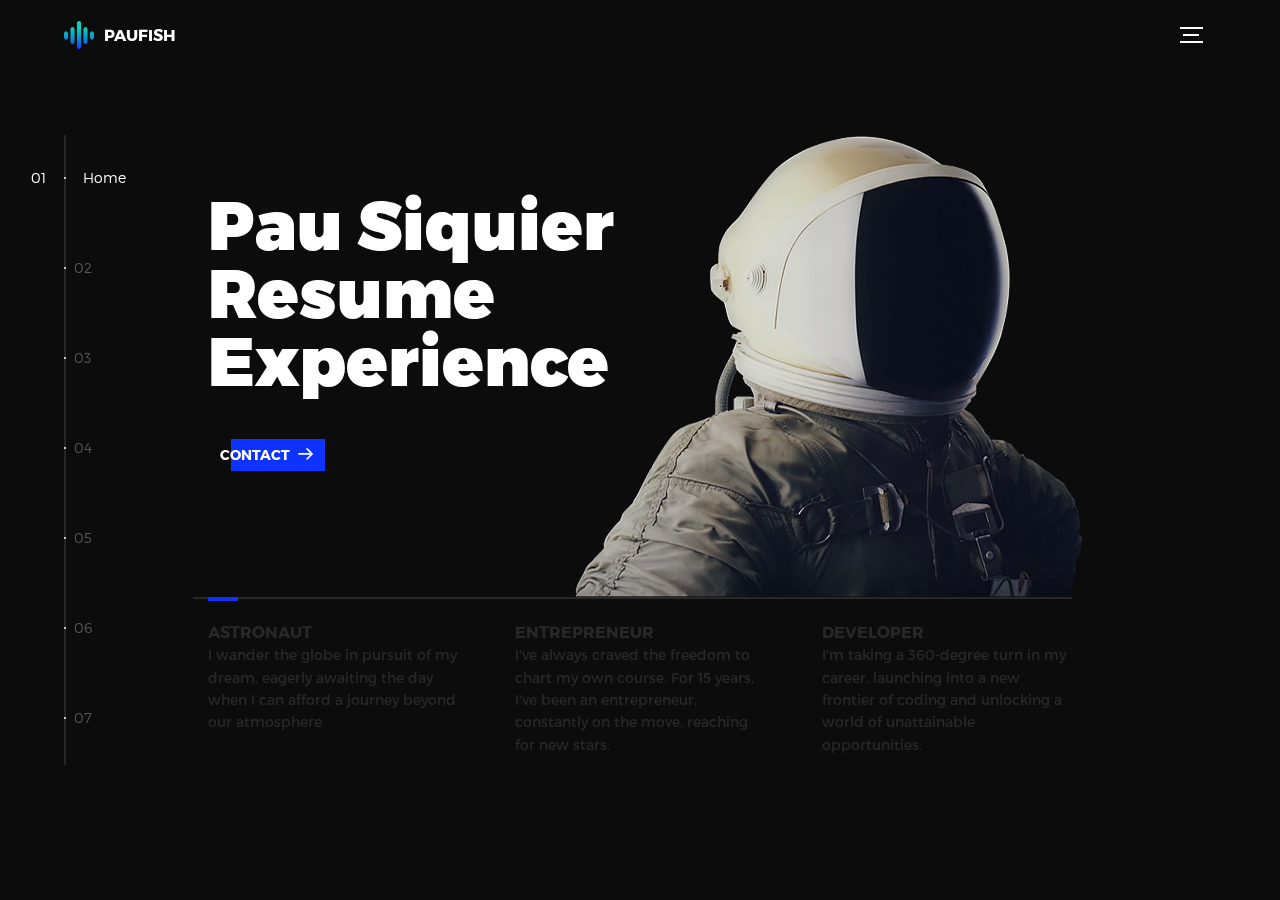
<file: index.html>
<!DOCTYPE html>
<html lang="en">
    <head>
        <title>Pau Siquier Resume</title>
        <meta charset="utf-8">
        <meta name="viewport" content="width=device-width, initial-scale=1">
        <meta http-equiv="X-UA-Compatible" content="IE=edge">
        <meta name="description" content="HTML5 website template">
        <meta name="keywords" content="global, template, html, sass, jquery">
        <link rel="stylesheet" href="assets/css/main.css">
        <link rel="shortcut icon" type="image/x-icon" href="assets\img\favicon.ico"/>
    </head>
    <body>

        <!-- notification for small viewports and landscape oriented smartphones -->
        <div class="device-notification">
            <a class="device-notification--logo" href="#0">
                <img src="assets/img/logo.png" alt="Global">
                <p>PauFish</p>
            </a>
            <p class="device-notification--message">This portfolio has so much to offer that
                i must request you please orient your device to portrait or find a larger
                screen. You won't be disappointed.</p>
        </div>

        <div class="perspective effect-rotate-left">
            <div class="container">
                <div class="outer-nav--return"></div>
                <div id="viewport" class="l-viewport">
                    <div class="l-wrapper">
                        <header class="header">
                            <a class="header--logo" href="#0">
                                <img src="assets/img/logo.png" alt="Global">
                                <p>PauFish</p>
                            </a>
                            <button class="header--cta cta">Contact</button>
                            <div class="header--nav-toggle">
                                <span></span>
                            </div>
                        </header>
                        <nav class="l-side-nav">
                            <ul class="side-nav">
                                <li class="is-active">
                                    <span>Home</span></li>
                                <li>
                                    <span>About me</span></li>
                                <li>
                                    <span>My Code</span></li>
                                <li>
                                    <span>Skills</span></li>
                               <li><span>Career</span></li> 
                                <li><span>Degrees</span></li>     
                                <li><span>Contact</span></li>
                            </ul>
                        </nav>

                        <!--------------------HOME --------------------------------------------------->
                        <ul class="l-main-content main-content">
                            <li class="l-section section section--is-active">
                                <div class="intro">
                                    <div class="intro--banner">
                                        <h1>Pau Siquier<br>Resume<br>Experience</h1>
                                        <button class="cta">Contact
                                            <svg
                                                version="1.1"
                                                id="Layer_1"
                                                xmlns="http://www.w3.org/2000/svg"
                                                xmlns:xlink="http://www.w3.org/1999/xlink"
                                                x="0px"
                                                y="0px"
                                                viewbox="0 0 150 118"
                                                style="enable-background:new 0 0 150 118;"
                                                xml:space="preserve">
                                                <g transform="translate(0.000000,118.000000) scale(0.100000,-0.100000)">
                                                    <path
                                                        d="M870,1167c-34-17-55-57-46-90c3-15,81-100,194-211l187-185l-565-1c-431,0-571-3-590-13c-55-28-64-94-18-137c21-20,33-20,597-20h575l-192-193C800,103,794,94,849,39c20-20,39-29,61-29c28,0,63,30,298,262c147,144,272,271,279,282c30,51,23,60-219,304C947,1180,926,1196,870,1167z"/>
                                                </g>
                                            </svg>
                                            <span class="btn-background"></span>
                                        </button>
                                        <img src="assets/img/introduction-visual.png" alt="Welcome">
                                    </div>
                                    <div class="intro--options">
                                        <a href="#0">
                                            <h3>Astronaut</h3>
                                            <p>I wander the globe in pursuit of my dream, eagerly awaiting the day when I
                                                can afford a journey beyond our atmosphere</p>
                                        </a>
                                        <a href="#0">
                                            <h3>Entrepreneur</h3>
                                            <p>I've always craved the freedom to chart my own course. For 15 years, I've
                                                been an entrepreneur, constantly on the move, reaching for new stars.</p>
                                        </a>
                                        <a href="#0">
                                            <h3>Developer</h3>
                                            <p>I'm taking a 360-degree turn in my career, launching into a new frontier of
                                                coding and unlocking a world of unattainable opportunities.</p>
                                        </a>
                                    </div>
                                </div>
                            </li>

                            <!--------------------ABOUT ME
                            --------------------------------------------------->
                            <li class="l-section section">
                                <div class="about">
                                    <div class="about--banner">
                                        <h2>15<br>Years of<br>Gratifying<br>Work experience</h2>
                                        <!-- <a href="experience.html">Career <span> <svg version="1.1" id="Layer_1"
                                        xmlns="http://www.w3.org/2000/svg" xmlns:xlink="http://www.w3.org/1999/xlink"
                                        x="0px" y="0px" viewBox="0 0 150 118" style="enable-background:new 0 0 150 118;"
                                        xml:space="preserve"> <g transform="translate(0.000000,118.000000)
                                        scale(0.100000,-0.100000)"> <path
                                        d="M870,1167c-34-17-55-57-46-90c3-15,81-100,194-211l187-185l-565-1c-431,0-571-3-590-13c-55-28-64-94-18-137c21-20,33-20,597-20h575l-192-193C800,103,794,94,849,39c20-20,39-29,61-29c28,0,63,30,298,262c147,144,272,271,279,282c30,51,23,60-219,304C947,1180,926,1196,870,1167z"/>
                                        </g> </svg> </span> </a> -->
                                        <img src="assets/img/about.webp" alt="About Us">
                                    </div>
                                    <div class="about--options">
                                        <a href="cv.html" target="”_blank”">
                                            <h3>CV</h3>
                                        </a>
                                        <a href="https://www.linkedin.com/in/paufish/" target="”_blank”">
                                            <h3>Linkedin</h3>
                                        </a>
                                        <a href="https://github.com/PauFish" target="”_blank”">
                                            <h3>Github</h3>
                                        </a>
                                    </div>
                                </div>
                            </li>

                            <!--------------------PORTFOLIO
                            --------------------------------------------------->
                            <li class="l-section section">
                                <div class="work">
                                    <h2>My Projects</h2>
                                    <div class="work--lockup">
                                        <ul class="slider">
                                            <li class="slider--item slider--item-left">
                                                <a href="https://www.youtube.com/embed/-PzQ5agpRwA">
                                                    <div class="slider--item-image">
                                                        <img src="assets\img\salemfish.webp" alt="Salemfish GuestHouse webside">
                                                    </div>
                                                    <p class="slider--item-title">Salemfish GuestHouse</p>
                                                    <p class="slider--item-description">PHP Hotel Booking Webside</p>
                                                    <a href="https://github.com/PauFish/Guest_House_Salem"><img src="assets\img\github.webp" alt="github"></a>
                                                </a>
                                            </li>
                                            <li class="slider--item slider--item-center">
                                                <a id="video" href="https://www.youtube.com/embed/ghQRNvZu9YY">
                                                    <div class="slider--item-image">
                                                        <img src="assets\img\ponmicancion.webp" alt="PonMiCancion webside">
                                                    </div>
                                                    <p class="slider--item-title">PonMiCancion</p>
                                                    <p class="slider--item-description">Laravel, Datatables, Bootstrap...</p>
                                                    <a href="https://github.com/PauFish/Pon-Mi-Cancion"><img src="assets\img\github.webp" alt="github"></a>
                                                </a>
                                            </li>
                                            <li class="slider--item slider--item-right">
                                                <a id="video" href="https://www.github.com/PauFish/Java">
                                                <div class="slider--item-image">
                                                    <img src="assets\img\java.png" alt="java">
                                                </div>
                                                <p class="slider--item-title">Java Accounting Program</p>
                                                <p class="slider--item-description">OOP Accounting Program </p>
                                                <a href="https://github.com/PauFish/Java"><img src="assets\img\github.webp" alt="github"></a>
                                            </a>
                                        </li>
                                            <li class="slider--item slider--item-hidden">
                                                <a id="video" href="assets\files\snake.jar">
                                                    <div class="slider--item-image">
                                                        <img src="assets\img\snake.webp" alt="snake game"> 
                                                    </div>
                                                    <p class="slider--item-title">JAVA SNAKE GAME</p>
                                                    <p class="slider--item-description">Download my Java Snake Game</p>
                                                    <a href="https://github.com/PauFish/Java-Snake-Game"><img src="assets\img\github.webp" alt="github"></a>
                                                </a>
                                            </li>
                                            <li class="slider--item slider--item-hidden">
                                                <a id="video" href="assets\files\calculator.jar">
                                                    <div class="slider--item-image">
                                                        <img src="assets\img\calcu.webp" alt="calculator"> 
                                                    </div>
                                                    <p class="slider--item-title">JAVA CALCULATOR</p>
                                                    <p class="slider--item-description">Download my Java Calculator</p>
                                                    <a href="https://github.com/PauFish/Java-Calculator"><img src="assets\img\github.webp" alt="github"></a>
                                                </a>
                                            </li>
                                            <li class="slider--item slider--item-hidden">
                                                <a id="video" href="https://youtu.be/mksX759Baug">
                                                    <div class="slider--item-image">
                                                        <img src="assets\img\desktopexe.webp" alt="PHP like .exe">
                                                    </div>
                                                    <p class="slider--item-title">PHP Desktop .EXE</p>
                                                    <p class="slider--item-description">Execute the PHP code from Windows using a .exe file!</p>
                                                    <a href="https://github.com/PauFish/PHP.exe--BMI-Calculator"><img src="assets\img\github.webp" alt="github"></a>
                                                </a>
                                            </li>

                                            <li class="slider--item slider--item-hidden">
                                                <a id="video" href="https://www.youtube.com/embed/Iv_xN5cWtKQ">
                                                    <div class="slider--item-image">
                                                        <img src="assets/img/space.webp" alt="portfolio">
                                                    </div>
                                                    <p class="slider--item-title">Space Portfolio</p>
                                                    <p class="slider--item-description">That's one small step for a man, one
                                                        <del
                                                            style="text-decoration: line-through;text-decoration-color: blue;text-decoration-thickness: 4px;">giant</del>
                                                        tiny leap for mankind.</p>
                                                    <a href="https://github.com/PauFish/portfolio-space"><img src="assets\img\github.webp" alt="github"></a>
                                                </a>
                                            </li>

                                            

                                        </ul>
                                        <div id="video" class="slider--prev">
                                            <svg
                                                version="1.1"
                                                id="Layer_1"
                                                xmlns="http://www.w3.org/2000/svg"
                                                xmlns:xlink="http://www.w3.org/1999/xlink"
                                                x="0px"
                                                y="0px"
                                                viewbox="0 0 150 118"
                                                style="enable-background:new 0 0 150 118;"
                                                xml:space="preserve">
                                                <g transform="translate(0.000000,118.000000) scale(0.100000,-0.100000)">
                                                    <path
                                                        d="M561,1169C525,1155,10,640,3,612c-3-13,1-36,8-52c8-15,134-145,281-289C527,41,562,10,590,10c22,0,41,9,61,29
                    c55,55,49,64-163,278L296,510h575c564,0,576,0,597,20c46,43,37,109-18,137c-19,10-159,13-590,13l-565,1l182,180
                    c101,99,187,188,193,199c16,30,12,57-12,84C631,1174,595,1183,561,1169z"/>
                                                </g>
                                            </svg>
                                        </div>
                                        <div class="slider--next">
                                            <svg
                                                version="1.1"
                                                id="Layer_1"
                                                xmlns="http://www.w3.org/2000/svg"
                                                xmlns:xlink="http://www.w3.org/1999/xlink"
                                                x="0px"
                                                y="0px"
                                                viewbox="0 0 150 118"
                                                style="enable-background:new 0 0 150 118;"
                                                xml:space="preserve">
                                                <g transform="translate(0.000000,118.000000) scale(0.100000,-0.100000)">
                                                    <path
                                                        d="M870,1167c-34-17-55-57-46-90c3-15,81-100,194-211l187-185l-565-1c-431,0-571-3-590-13c-55-28-64-94-18-137c21-20,33-20,597-20h575l-192-193C800,103,794,94,849,39c20-20,39-29,61-29c28,0,63,30,298,262c147,144,272,271,279,282c30,51,23,60-219,304C947,1180,926,1196,870,1167z"/>
                                                </g>
                                            </svg>
                                        </div>
                                    </div>
                                </div>
                            </li>
                           
                            
                            <!--------------------SKILLS -------
                            -------------------------------------------->

                            <li class="l-section section ">
                                <div class="skills">

                                    <div id="coding-machine">
                                        <!---- <div id="ust"> <h4 id="baslik">THESE ARE THE ABILITIES I BRING TO THE
                                        COSMOS</h4> <div id="circles"> <div id="exit-circle"></div> </div> </div> -->
                                        <div id="skills-terminal">
                                            <!-- <div id="numbers-terminal"> <span class="numara">1</span> <span
                                            class="numara">2</span> <span class="numara">3</span> <span
                                            class="numara">4</span> <span class="numara">5</span> <span
                                            class="numara">6</span> <span class="numara">7</span> <span
                                            class="numara">8</span> <span class="numara">9</span> <span
                                            class="numara">10</span> <span class="numara">11</span> <span
                                            class="numara">12</span> <span class="numara">13</span> <span
                                            class="numara">14</span> <span class="numara">15</span> <span
                                            class="numara">16</span> <span class="numara">17</span> </div> -->
                                            <div id="">
                                                <span class="comment-terminal">/* My current proficiency in various programming languages markup... */
                                                </span>
                                                <span class="css-terminal">.coding {</span>
                                                <br>
                                                <ul style="list-style-type: none;">
                                                    <li>&emsp;&emsp;<span class="css-decl-terminal">background:</span><span class="text-terminal">&nbsp; PHP
                                                            <span class="onemli">
                                                                Laravel</span>
                                                            <span class="css-terminal">|</span>
                                                            Mysql
                                                            <span class="css-terminal">|</span>
                                                            Javascript<span class="css-terminal">|</span>| jQuery
                                                            <span class="css-terminal">|</span>
                                                            Java | C#
                                                            <span class="css-terminal">|</span>
                                                            XML
                                                            <span class="css-terminal">|</span>
                                                            Json
                                                            <span class="css-terminal">|</span>
                                                            Html5
                                                            <span class="css-terminal">|</span>
                                                            CSS;
                                                        </li>
                                                        <span class="css-terminal">}</span>
                                                    </ul>
                                                    <br>
                                                    <span class="css-terminal">.knowledge {</span>
                                                    <br>
                                                    <ul style="list-style-type: none;">
                                                        <li>&emsp;&emsp;<span class="css-decl-terminal">background:</span><span class="text-terminal">&nbsp; Git
                                                                <span class="css-terminal">|</span>
                                                                Bootstrap
                                                                <span class="css-terminal">|</span>
                                                                Jira
                                                                <span class="css-terminal">|</span>
                                                                Bitbucket
                                                                <span class="css-terminal">|</span>
                                                                Postman
                                                                <span class="css-terminal">|</span>
                                                                Docker
                                                                <span class="css-terminal">|</span>
                                                                VMware Workstation
                                                                <span class="css-terminal">|</span>
                                                                Ubuntu;
                                                            </li>
                                                            <span class="css-terminal">}</span>
                                                        </ul>
                                                        <br>
                                                        <span class="css-terminal">.other-knowledge {</span>
                                                        <br>
                                                        <ul style="list-style-type: none;">
                                                            <li>&emsp;&emsp;<span class="css-decl-terminal">background:</span><span class="text-terminal">&nbsp; Google Analytics & SEO
                                                                    <span class="css-terminal">|</span>
                                                                    Video Editing
                                                                    <span class="css-terminal">|</span>
                                                                    Photo % video color correction
                                                                    <span class="css-terminal">|</span>
                                                                    3D printing;
                                                                </li>
                                                                <span class="css-terminal">}</span>
                                                            </ul>
                                                            <br>
                                                            <span class="css-terminal">.human-languages {</span>
                                                            <br>

                                                            <span class="">&emsp;&emsp;<span class="css-decl-terminal">background:</span>
                                                            </span>

                                                            <span class="text-terminal">&nbsp;Spanish
                                                                <span class="onemli">
                                                                    Native
                                                                    <span class="css-terminal">|</span>
                                                                    <span class="text-terminal">Catalan</span>
                                                                    Native
                                                                    <span class="css-terminal">|</span>
                                                                    <span class="text-terminal">English</span>
                                                                    Advanced
                                                                    <span class="css-terminal">|</span>
                                                                    <span class="text-terminal">Italian</span>
                                                                    Basic
                                                                    <span class="css-terminal">|</span>
                                                                    <span class="text-terminal">
                                                                        &
                                                                    </span>
                                                                    little bit of many others;
                                                                </span>
                                                            </span>
                                                            <br>
                                                            <span class="css-terminal">}</span>
                                                        </div>
                                                        <div class="temizle"></div>
                                                    </div>
                                                    <!-- <div id="alt"> <p class="terminal-footer"> In a perpetual pursuit of
                                                    knowledge beyond the limits of our world</p> </div> -->
                                                </div>
                                            </div>

                                        </li>
 <!--------------------CARRER -------------->
 <li class="l-section section">
    <div class="hire">
        <div class="">
            <div class="floating">
                <div class="card-object rotate">
                    <header></header>
                    <aside></aside>
                    <main>
                        <div class="paper-message">
                        <div class="message"><p class="message-header">These experiences have also shaped my approach to problem-solving.</p>
                            <span class="paper-carrer">- Junior FullStack: <span class="paper-carrer-text"><br> Jan Choueiri M&C S.L.|2022| Laravelinternship.</span></span>
                            
                            <span class="paper-carrer"><br>- Business Partner: <span class="paper-carrer-text"><br>   EdicionesHarper|2019-2023| Wholesales custom postcards.</span></span>
                  
                        <span class="paper-carrer"><br>- Business Owner: <span class="paper-carrer-text"><br>   3D MinisDeResina|2018-2023| 3Dprinting services.
                        </span></span>
                        <span class="paper-carrer"><br>- Business Owner: <span class="paper-carrer-text"><br> LaSeu T.A.|2013-2020| Gift shop and souvenirs</span></span>
                            <span class="paper-carrer"><br>- Business Owner: <span class="paper-carrer-text"><br>  PauSiquier SL|2008-2013| Holesale & Retail Petshop.</span></span>
                        
                            <span class="paper-carrer"><br>- Supervisor: <span class="paper-carrer-text"><br>  Acciona AirportServices|2008| Ramp Personnel Supervisor.</span></span>
                           
                            </main>
                    
                </div>
                </div>

        </div>
    </div>
</li>
                                        <!--------------------EDUCATION ------------------------->
                                             <li class="l-section
                                        section">
    <div class="Education ">
        <div id='stars-group1'></div>
        <div id='stars-group2'></div>
        <div id='stars-group3'></div>
    </div >
    <link
        href='https://fonts.googleapis.com/css?family=Open+Sans:400,300,300italic,400italic,600,600italic,700,700italic'
        rel='stylesheet'
        type='text/css'>
        <ul class="timeline">
            <li>
                <div class="direction-r">
                    <div class="flag-wrapper">
                        <span class="flag">Web Developer</span>
                        <span class="time-wrapper">
                            <span class="time">2021 - 2023</span>
                        </span>
                    </div>
                    <div class="desc">Higher Education - I excel with magna cum laude, ahead of
                        schedule. My work ethic and commitment bring a positive impact to any task.
                        Seeking challenges, I'm passionate and determined.</div>
                </div>
            </li>
            <li>
                <div class="direction-l">
                    <div class="flag-wrapper">
                        <span class="flag">Adnin & Finances</span>
                        <span class="time-wrapper">
                            <span class="time">2006 - 2008</span>
                        </span>
                    </div>
                    <div class="desc">Higher Education - I left my studies to start a thriving
                        business, gaining valuable experience in leadership and risk-taking.</div>
                </div>
            </li>
            <li>
                <div class="direction-r">
                    <div class="flag-wrapper">
                        <span class="flag">I tried to be a pilot</span>
                        <span class="time-wrapper">
                            <span class="time">2003 - 2006</span>
                        </span>
                    </div>
                    <div class="desc">I pursued my dream of becoming a pilot, but unforeseen
                        circumstances forced me to abandon it despite my passion and determination.</div>
                </div>
            </li>
            <li>
                <div class="direction-l">
                    <div class="flag-wrapper">
                        <span class="flag">USA High School</span>
                        <span class="time-wrapper">
                            <span class="time">2001-2002</span>
                        </span>
                    </div>
                    <div class="desc">Studying in Virginia boosted my academic and English skills.
                        </div>
                </div>
            </li>
        </ul>
    </li>

                                        <!--------------------CONTACT
                                        --------------------------------------------------->
                                        <li class="l-section section">
                                            <div class="contact">
                                                <div class="contact--lockup">
                                                    <form
                                                        class="work-request"
                                                        action="https://formsubmit.co/info@paufish.es"
                                                        method="POST">
                                                        <div class="message-h1">

                                                            <p class="glitch">
                                                                <span aria-hidden="true"></span>BEAM a message across the universe
                                                            </p>

                                                        </div>
                                                        <div class="work-request--information form-flex">
                                                            <div class="information-name">
                                                                <div class="your-name">
                                                                    <input type="text" name="name" placeholder="Your Name..." required="required"></div>
                                                            </div>
                                                            <div class="information-email">
                                                                <div class="your-email">
                                                                    <input type="text" name="email" placeholder="Your Email..." required="required"></div>
                                                            </div>
                                                            <textarea
                                                                class="textarea-submit"
                                                                name="message"
                                                                rows="5"
                                                                cols="40"
                                                                placeholder=" MESSAGE..."
                                                                required="required"></textarea>
                                                            <!-- Change the Subject of the email to make it look the most handsome-->
                                                            <input type="hidden" name="_subject" value="Contact from www.paufish.es">
                                                            <!-- email templete https://formsubmit.co/email-templates-->
                                                            <input type="hidden" name="_template" value="box"></div>
                                                        <div class="stage"></div>
                                                        <button type="submit" class="send-form">Send</button>
                                                    </form>
                                                </div>
                                            </div>
                                        </li>
                                    </ul>
                                </div>
                            </div>
                        </div>

                        <!-------------------- OUTER 3D NAV
                        --------------------------------------------------->
                        <ul class="outer-nav">
                            <li class="is-active">Home</li>
                            <li>
                                <span>About me</span>
                            </li>
                            <li>
                                <span>My Code</span>
                            </li>
                            <li>
                                <span>Skills</span>
                            </li>
                            <li> <span>Career</span> </li> 
                            <li>
                                 <span>Degrees</span>
                            </li>
                            <li>
                                <span>Contact</span>
                            </li>
                        </ul>
                    </div>

                    <script src="https://ajax.googleapis.com/ajax/libs/jquery/2.2.4/jquery.min.js"></script>
                    <script>
                        window.jQuery || document.write('<script src="assets/js/vendor/jquery-2.2.4.min.js"><\/script>')
                    </script>
                    <script src="../assets/js/functions-min.js"></script>
                </body>
            </html>
</file>
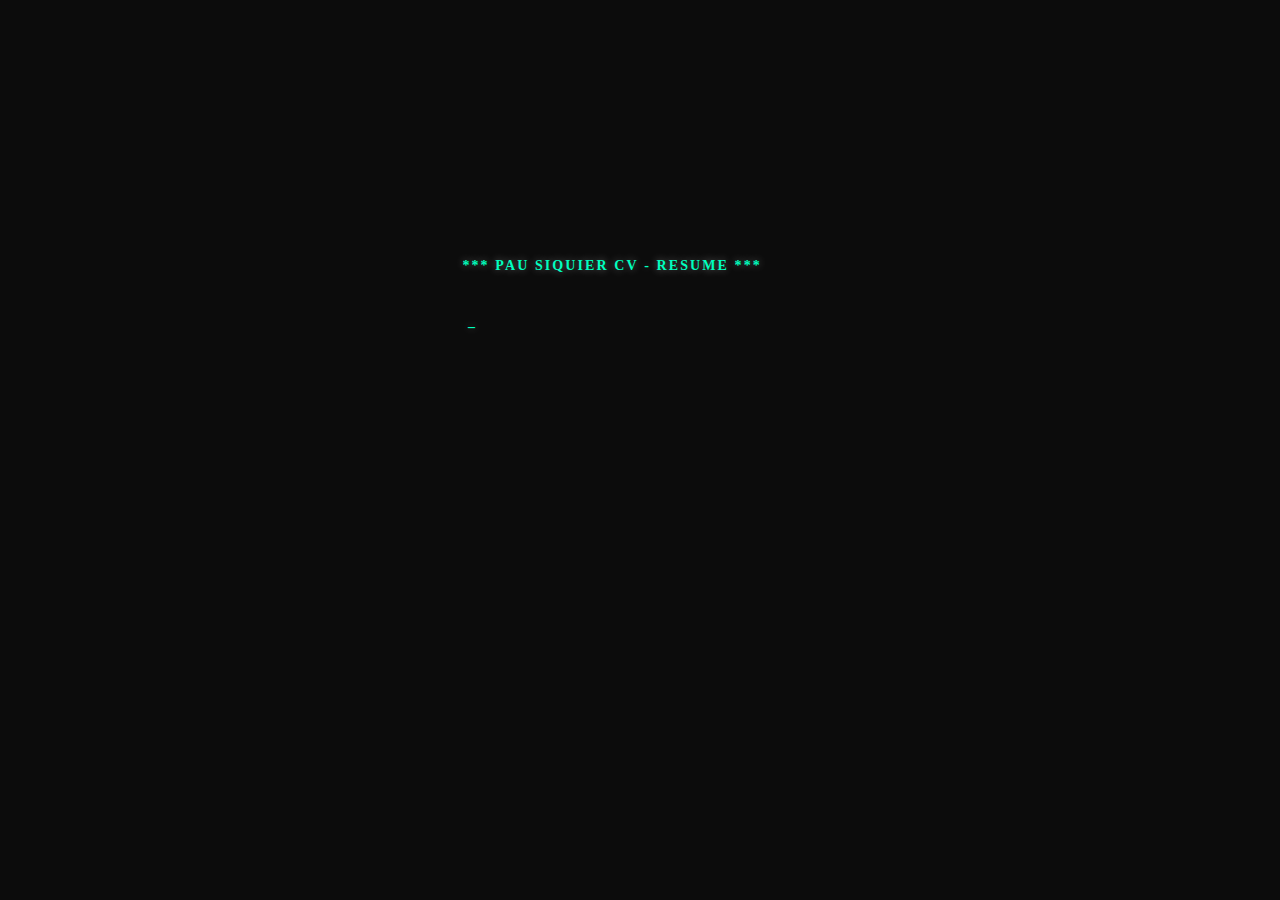
<file: cv.html>
<!DOCTYPE html>
<html lang="en">
<head>
    <title>Pau Siquier Resume</title>
    <meta charset="utf-8">
    <meta name="viewport" content="width=device-width, initial-scale=1">
    <meta http-equiv="X-UA-Compatible" content="IE=edge">
    <meta name="description" content="HTML5 website template">
    <meta name="keywords" content="global, template, html, sass, jquery">
    <meta name="author" content="Bucky Maler">
    <link rel="stylesheet" href="../assets/css/main.css">
    <link rel="shortcut icon" type="image/x-icon" href="../assets/img/favicon.ico" />
</head>
<body>
  <div id="terminal">
    <span class="instant">
      <BR/><BR/><BR/><BR/><BR/><BR/>
    *** PAU SIQUIER CV - RESUME ***
    </span>
        LOADING..............................................
          <span class="ERROR"><[ERROR]</SPAN>
        <span class="clear"></span>
            <span class="clear"></span><BR/><BR/>
          <span>
            █░█░░░█ █▀▀ █░░ █▀▀ █▀▀█ █▀▄▀█ █▀▀ ░█<br>
            █░█▄█▄█ █▀▀ █░░ █░░ █░░█ █░▀░█ █▀▀ ░█<br>
            █░░▀░▀░ ▀▀▀ ▀▀▀ ▀▀▀ ▀▀▀▀ ▀░░░▀ ▀▀▀ ░█<br>
           
          </span>
          <span class="clear"></span><BR/><BR/>
        > <span class="highlight">Error detected. Spacecraft systems malfunctioning...........</span> 
        <br/> 
        > A File has been corrupted......
        <br/>
        > AN <span class="highlight">"UNEXPECTED"</span> ERROR OCCURRED WHILE TRYING TO SHOW MY RESUME "CV".
        <br/>
        > OK, I THINK I SOLVE IT............... IT MAY STILL BE POSSIBLE TO DOWNLOAD THE FILE IN PDF
        <br/>
        > CLICK TO PROCEED [<a href="assets\files\Pau_Siquier_cv.pdf" download="cv.pdf">DOWNLOAD</a>]<br/>  
        > OR CLICK [<a href="../index.html">RETURN</a>]<br/>
        </div> 
        <script src="https://ajax.googleapis.com/ajax/libs/jquery/2.2.4/jquery.min.js"></script>
        <script>window.jQuery || document.write('<script src="../assets/js/vendor/jquery-2.2.4.min.js"><\/script>')</script>
        <script src="../assets/js/terminal.js"></script>
        </body>
        </html>
</file>
<file: assets/css/main.css>
@font-face {
    font-family: 'Montserrat';
    src: url("fonts/Montserrat-Black.eot");
    src: local("☺"),url("fonts/Montserrat-Black.woff") format("woff"),url("fonts/Montserrat-Black.ttf") format("truetype"),url("fonts/Montserrat-Black.svg") format("svg");
    font-weight: 900;
    font-style: normal;
}
@font-face {
    font-family: 'Montserrat';
    src: url("fonts/Montserrat-Bold.eot");
    src: local("☺"),url("fonts/Montserrat-Bold.woff") format("woff"),url("fonts/Montserrat-Bold.ttf") format("truetype"),url("fonts/Montserrat-Bold.svg") format("svg");
    font-weight: 700;
    font-style: normal;
}
@font-face {
    font-family: 'Montserrat';
    src: url("fonts/Montserrat-Regular.eot");
    src: local("☺"),url("fonts/Montserrat-Regular.woff") format("woff"),url("fonts/Montserrat-Regular.ttf") format("truetype"),url("fonts/Montserrat-Regular.svg") format("svg");
    font-weight: 400;
    font-style: normal;
}
@font-face {
    font-family: 'Montserrat';
    src: url("fonts/Montserrat-Light.eot");
    src: local("☺"),url("fonts/Montserrat-Light.woff") format("woff"),url("fonts/Montserrat-Light.ttf") format("truetype"),url("fonts/Montserrat-Light.svg") format("svg");
    font-weight: 300;
    font-style: normal;
}
/*! normalize.css v3.0.2 | MIT License | git.io/normalize */
html {
    font-family: sans-serif;
    -ms-text-size-adjust: 100%;
    -webkit-text-size-adjust: 100%;
}
body {
    margin: 0;
}
article,
aside,
details,
figcaption,
figure,
footer,
header,
hgroup,
main,
menu,
nav,
section,
summary {
    display: block;
}
audio,
canvas,
progress,
video {
    display: inline-block;
    vertical-align: baseline;
}
audio:not([controls]) {
    display: none;
    height: 0;
}
[hidden],
template {
    display: none;
}
a {
    background-color: transparent;
}
a:active,
a:hover {
    outline: 0;
}
abbr[title] {
    border-bottom: 1px dotted;
}
b,
strong {
    font-weight: bold;
}
dfn {
    font-style: italic;
}
h1 {
    font-size: 2em;
    margin: 0.67em 0;
}
mark {
    background: #ff0;
    color: #000;
}
small {
    font-size: 80%;
}
sub,
sup {
    font-size: 75%;
    line-height: 0;
    position: relative;
    vertical-align: baseline;
}
sup {
    top: -0.5em;
}
sub {
    bottom: -0.25em;
}
img {
    border: 0;
}
svg:not(:root) {
    overflow: hidden;
}
figure {
    margin: 1em 40px;
}
hr {
    box-sizing: content-box;
    height: 0;
}
pre {
    overflow: auto;
}
code,
kbd,
pre,
samp {
    font-family: monospace, monospace;
    font-size: 1em;
}
button,
input,
optgroup,
select,
textarea {
    color: inherit;
    font: inherit;
    margin: 0;
}
button {
    overflow: visible;
}
button,
select {
    text-transform: none;
}
button,
html input[type="button"],
input[type="reset"],
input[type="submit"] {
    -webkit-appearance: button;
    cursor: pointer;
}
button[disabled],
html input[disabled] {
    cursor: default;
}
button::-moz-focus-inner,
input::-moz-focus-inner {
    border: 0;
    padding: 0;
}
input {
    line-height: normal;
}
input[type="checkbox"],
input[type="radio"] {
    box-sizing: border-box;
    padding: 0;
}
input[type="number"]::-webkit-inner-spin-button,
input[type="number"]::-webkit-outer-spin-button {
    height: auto;
}
input[type="search"] {
    -webkit-appearance: textfield;
    box-sizing: content-box;
}
input[type="search"]::-webkit-search-cancel-button,
input[type="search"]::-webkit-search-decoration {
    -webkit-appearance: none;
}
fieldset {
    border: 1px solid #c0c0c0;
    margin: 0 2px;
    padding: 0.35em 0.625em 0.75em;
}
legend {
    border: 0;
    padding: 0;
}
textarea {
    overflow: auto;
    color:black;
}
optgroup {
    font-weight: bold;
}
table {
    border-collapse: collapse;
    border-spacing: 0;
}
td,
th {
    padding: 0;
}
::-moz-selection {
    background: #FFF498;
}
::selection {
    background: #FFF498;
}
::-moz-selection {
    background: #FFF498;
}
img::-moz-selection {
    background: transparent;
}
img::selection {
    background: transparent;
}
img::-moz-selection {
    background: transparent;
}
body {
    -webkit-tap-highlight-color: #FFF498;
}
body {
    background-color: #0c0c0c;
    font-size: 14px;
    line-height: 1.6;
    font-family: "Montserrat",sans-serif;
    color: #fff;
    -webkit-font-smoothing: antialiased;
    -webkit-text-size-adjust: 100%;
}
.l-viewport {
    position: relative;
    width: 100%;
    height: 100vh;
    box-shadow: 0 0 45px 5px rgba(0,0,0,0.85);
    overflow: hidden;
}
.l-wrapper {
    position: relative;
    width: 1440px;
    max-width: 90%;
    height: 100%;
    margin: 0 auto;
}
.l-side-nav {
    position: absolute;
    left: 0;
    display: -webkit-box;
    display: -webkit-flex;
    display: -ms-flexbox;
    display: flex;
    height: 100%;
    -webkit-box-align: center;
    -webkit-align-items: center;
    -ms-flex-align: center;
    align-items: center;
}
.l-side-nav::before {
    content: "";
    position: absolute;
    top: 50%;
    left: 0;
    -webkit-transform: translateY(-50%);
    transform: translateY(-50%);
    width: 2px;
    height: 70%;
    max-height: 750px;
    background-color: #555;
    opacity: 0.35;
    z-index: 10;
}
@media (max-width: 1180px) {
    .l-side-nav {
        display: none;
    }
}
.l-main-content {
    position: relative;
    width: 100%;
    height: 100%;
    margin: 0;
    padding: 0;
    list-style: none;
}
.l-section {
    position: absolute;
    width: 100%;
    height: 100%;
}
.device-notification {
    display: none;
    position: fixed;
    top: 0;
    left: 0;
    width: 100%;
    height: 100%;
    -webkit-box-orient: vertical;
    -webkit-box-direction: normal;
    -webkit-flex-direction: column;
    -ms-flex-direction: column;
    flex-direction: column;
    -webkit-box-align: center;
    -webkit-align-items: center;
    -ms-flex-align: center;
    -ms-grid-row-align: center;
    align-items: center;
    -webkit-box-pack: center;
    -webkit-justify-content: center;
    -ms-flex-pack: center;
    justify-content: center;
    background-color: #0c0c0c;
    z-index: 12;
}
.device-notification--logo {
    display: -webkit-box;
    display: -webkit-flex;
    display: -ms-flexbox;
    display: flex;
    -webkit-box-align: center;
    -webkit-align-items: center;
    -ms-flex-align: center;
    align-items: center;
    text-decoration: none;
    color: #fff;
}
.device-notification--logo p {
    margin: 0 0 0 10px;
    font-size: 16px;
    font-weight: 700;
    text-transform: uppercase;
}
.device-notification--message {
    width: 70%;
    margin: 30px 0 0;
    font-weight: 700;
    text-align: center;
}
@media (max-width: 767px) and (min-width: 601px) and (max-height: 680px) {
    .device-notification {
        display: -webkit-box;
        display: -webkit-flex;
        display: -ms-flexbox;
        display: flex;
    }
}
@media (max-width: 600px) and (min-width: 480px) and (max-height: 580px) {
    .device-notification {
        display: -webkit-box;
        display: -webkit-flex;
        display: -ms-flexbox;
        display: flex;
    }
}
@media (max-width: 736px) and (min-width: 360px) and (orientation: landscape) {
    .device-notification {
        display: -webkit-box;
        display: -webkit-flex;
        display: -ms-flexbox;
        display: flex;
    }
}
@media(max-width: 359px) {
    .device-notification {
        display: -webkit-box;
        display: -webkit-flex;
        display: -ms-flexbox;
        display: flex;
    }
}
.section {
    opacity: 0;
    visibility: hidden;
    -webkit-transition: opacity 0.4s ease-in-out,visibility 0s 0.4s;
    transition: opacity 0.4s ease-in-out,visibility 0s 0.4s;
}
.section--is-active {
    opacity: 1;
    visibility: visible;
    z-index: 1;
    -webkit-transition: opacity 0.4s ease-in-out 0.4s;
    transition: opacity 0.4s ease-in-out 0.4s;
}
.section--next {
    -webkit-transform: translateY(-45px);
    transform: translateY(-45px);
    -webkit-transition: -webkit-transform 0.4s ease-in-out;
    transition: -webkit-transform 0.4s ease-in-out;
    transition: transform 0.4s ease-in-out;
    transition: transform 0.4s ease-in-out, -webkit-transform 0.4s ease-in-out;
}
.section--prev {
    -webkit-transform: translateY(45px);
    transform: translateY(45px);
    -webkit-transition: -webkit-transform 0.4s ease-in-out;
    transition: -webkit-transform 0.4s ease-in-out;
    transition: transform 0.4s ease-in-out;
    transition: transform 0.4s ease-in-out, -webkit-transform 0.4s ease-in-out;
}
.header {
    position: absolute;
    top: 0;
    left: 0;
    display: -webkit-box;
    display: -webkit-flex;
    display: -ms-flexbox;
    display: flex;
    width: 100%;
    height: 70px;
    -webkit-box-align: center;
    -webkit-align-items: center;
    -ms-flex-align: center;
    align-items: center;
    -webkit-box-pack: justify;
    -webkit-justify-content: space-between;
    -ms-flex-pack: justify;
    justify-content: space-between;
    z-index: 10;
}
.header--logo {
    display: -webkit-box;
    display: -webkit-flex;
    display: -ms-flexbox;
    display: flex;
    -webkit-box-align: center;
    -webkit-align-items: center;
    -ms-flex-align: center;
    align-items: center;
    text-decoration: none;
    color: #fff;
}
.header--logo p {
    margin: 0 0 0 10px;
    font-size: 16px;
    font-weight: 700;
    text-transform: uppercase;
}
.header--nav-toggle {
    display: -webkit-box;
    display: -webkit-flex;
    display: -ms-flexbox;
    display: flex;
    width: 50px;
    height: 50px;
    -webkit-box-orient: vertical;
    -webkit-box-direction: normal;
    -webkit-flex-direction: column;
    -ms-flex-direction: column;
    flex-direction: column;
    -webkit-box-align: center;
    -webkit-align-items: center;
    -ms-flex-align: center;
    align-items: center;
    -webkit-box-pack: center;
    -webkit-justify-content: center;
    -ms-flex-pack: center;
    justify-content: center;
    cursor: pointer;
}
.header--nav-toggle span,
.header--nav-toggle::after,
.header--nav-toggle::before {
    content: "";
    position: relative;
    width: 16px;
    height: 2px;
    background-color: #fff;
}
.header--nav-toggle::before {
    bottom: 5px;
    width: 23px;
}
.header--nav-toggle::after {
    top: 5px;
    width: 23px;
}
.header--cta {
    position: absolute;
    top: 50%;
    left: 50%;
    -webkit-transform: translate(-50%, -50%);
    transform: translate(-50%, -50%);
    padding: 0 20px;
    line-height: 30px;
    text-decoration: none;
    color: #fff;
    font-weight: 700;
    text-transform: uppercase;
    background-color: #0f33ff;
    border: none;
    opacity: 0;
    visibility: hidden;
    -webkit-transition: opacity 0.4s ease-in-out,visibility 0s 0.4s;
    transition: opacity 0.4s ease-in-out,visibility 0s 0.4s;
}
.header--cta:focus {
    outline: none;
}
.header--cta.is-active {
    opacity: 1;
    visibility: visible;
    -webkit-transition: opacity 0.4s ease-in-out 0.4s;
    transition: opacity 0.4s ease-in-out 0.4s;
}
@media (max-width: 767px) {
    .header--cta {
        display: none;
    }
}
.side-nav {
    position: relative;
    display: -webkit-box;
    display: -webkit-flex;
    display: -ms-flexbox;
    display: flex;
    width: 100px;
    height: 70%;
    max-height: 750px;
    -webkit-box-orient: vertical;
    -webkit-box-direction: normal;
    -webkit-flex-direction: column;
    -ms-flex-direction: column;
    flex-direction: column;
    -webkit-justify-content: space-around;
    -ms-flex-pack: distribute;
    justify-content: space-around;
    margin: 0;
    padding: 0;
    list-style-position: inside;
    z-index: 10;
}
.side-nav > li {
    position: relative;
    top: -5px;
    color: #fff;
    font-size: 6px;
    cursor: pointer;
}
.side-nav > li span {
    position: relative;
    top: 3px;
    left: 10px;
    color: #fff;
    font-size: 14px;
    font-weight: 300;
    opacity: 0;
    visibility: hidden;
}
.side-nav > li::before {
    position: absolute;
    top: 3px;
    left: 10px;
    color: #555;
    font-size: 14px;
    font-weight: 300;
}

/*where side-nav magics is at*/
.side-nav li:nth-child(1)::before {
    content: "01";
}
.side-nav li:nth-child(2)::before {
    content: "02";
}
.side-nav li:nth-child(3)::before {
    content: "03";
}
.side-nav li:nth-child(4)::before {
    content: "04";
}

.side-nav li:nth-child(5)::before {
    content: "05";
}

.side-nav li:nth-child(6)::before {
    content: "06";
}

.side-nav li:nth-child(7)::before {
    content: "07";
}

*/
.side-nav li.is-active {
    color: #0f33ff;
    -webkit-transition: color 0.4s ease-in-out;
    transition: color 0.4s ease-in-out;
}
.side-nav li.is-active span {
    opacity: 1;
    visibility: visible;
    -webkit-transition: opacity 0.4s ease-in-out;
    transition: opacity 0.4s ease-in-out;
}
.side-nav li.is-active::before {
    left: -33px;
    color: #fff;
}
.intro {
    position: relative;
    display: -webkit-box;
    display: -webkit-flex;
    display: -ms-flexbox;
    display: flex;
    width: 900px;
    max-width: 75%;
    height: 100%;
    -webkit-box-orient: vertical;
    -webkit-box-direction: normal;
    -webkit-flex-direction: column;
    -ms-flex-direction: column;
    flex-direction: column;
    -webkit-box-pack: center;
    -webkit-justify-content: center;
    -ms-flex-pack: center;
    justify-content: center;
    margin: 0 auto;
}
@media (max-width: 1180px) {
    .intro {
        max-width: 100%;
    }
}
.intro--banner {
    position: relative;
    height: 475px;
}
.intro--banner::before {
    content: "";
    position: absolute;
    bottom: 20px;
    left: -15px;
    right: 0;
    height: 2px;
    background-color: #282828;
}
.intro--banner::after {
    content: "";
    position: absolute;
    bottom: 18px;
    left: 0;
    width: 30px;
    height: 4px;
    background-color: #0f33ff;
}
.intro--banner h1 {
    position: relative;
    font-size: 68px;
    font-weight: 900;
    line-height: 1;
    z-index: 1;
}
.intro--banner button {
    position: relative;
    padding: 5px 17px 5px 12px;
    font-weight: 700;
    text-transform: uppercase;
    background-color: transparent;
    border: none;
}
.intro--banner button .btn-background {
    position: absolute;
    top: 0;
    left: 23px;
    right: 0;
    height: 100%;
    background-color: #0f33ff;
    z-index: -1;
    -webkit-transition: left 0.2s ease-in-out;
    transition: left 0.2s ease-in-out;
}
.intro--banner button:hover .btn-background {
    left: 0;
}
.intro--banner button:focus {
    outline: none;
}
.intro--banner button svg {
    position: relative;
    left: 5px;
    width: 15px;
    fill: #fff;
}
.intro--banner img {
    position: absolute;
    bottom: 21px;
    right: -12px;
}
.intro--options {
    display: -webkit-box;
    display: -webkit-flex;
    display: -ms-flexbox;
    display: flex;
    -webkit-box-pack: justify;
    -webkit-justify-content: space-between;
    -ms-flex-pack: justify;
    justify-content: space-between;
    margin: 0;
    padding: 0;
    list-style: none;
}
.intro--options > a {
    max-width: 250px;
    text-decoration: none;
    color: #282828;
    -webkit-transition: color 0.2s ease-in-out;
    transition: color 0.2s ease-in-out;
}
.intro--options > a:hover {
    color: #fff;
}
.intro--options h3 {
    font-size: 16px;
    text-transform: uppercase;
}
.intro--options p {
    margin-bottom: 0;
}
@media (max-width: 900px) {
    .intro--banner {
        height: 380px;
    }
    .intro--banner h1 {
        font-size: 55px;
    }
    .intro--banner img {
        width: 430px;
    }
    .intro--options > a {
        margin-right: 30px;
    }
    .intro--options > a:last-child {
        margin-right: 0;
    }
}
@media (max-width: 767px) {
    .intro--banner {
        height: 305px;
    }
    .intro--banner h1 {
        font-size: 44px;
    }
    .intro--banner img {
        width: 330px;
    }
    .intro--options {
        display: block;
    }
    .intro--options > a {
        display: block;
        max-width: 100%;
        margin: 0 0 30px;
    }
    .intro--options > a:last-child {
        margin-bottom: 0;
    }
}
@media (max-width: 600px) {
    .intro--banner {
        height: 20%;
    }
    .intro--banner h1 {
        font-size: 35px;
    }
    .intro--banner img {
        width: 60%;
    }
}
@media (max-width: 600px) and (max-height: 750px) {
    .intro--banner {
        height: auto;
    }
    .intro--banner::after,
    .intro--banner::before {
        display: none;
    }
    .intro--banner h1 {
        margin-top: 0;
    }
    
}
.work {
    
    position: relative;
    display: -webkit-box;
    display: -webkit-flex;
    display: -ms-flexbox;
    display: flex;
    width: 960px;
    max-width: 80%;
    height: 100%;
    -webkit-box-orient: vertical;
    -webkit-box-direction: normal;
    -webkit-flex-direction: column;
    -ms-flex-direction: column;
    flex-direction: column;
    -webkit-box-pack: center;
    -webkit-justify-content: center;
    -ms-flex-pack: center;
    justify-content: center;
    margin: 0 auto;
}
@media (max-width: 1180px) {
    .work {
        max-width: 100%;
    }
}
.work h2 {
    margin: 0 0 20px;
    font-size: 30px;
    text-align: center;
}
.work--lockup {
    position: relative;
}
.work--lockup .slider {
    position: relative;
    display: -webkit-box;
    display: -webkit-flex;
    display: -ms-flexbox;
    display: flex;
    width: 80%;
    margin: 0 auto;
    padding: 0;
    list-style: none;
}
.work--lockup .slider--item {
    position: absolute;
    display: none;
    text-align: center;
}
.work--lockup .slider--item a {
    text-decoration: none;
    color: #858585;
}
.work--lockup .slider--item-title {
    margin-top: 10px;
    font-size: 12px;
    font-weight: 700;
    text-transform: uppercase;
}
.work--lockup .slider--item-description {
    display: none;
    max-width: 250px;
    margin: 0 auto;
}
.work--lockup .slider--item-image {
    width: 150px;
    height: 150px;
    margin: 0 auto;
    border-radius: 50%;
    overflow: hidden;
}
.work--lockup .slider--item-image img {
    width: 100%;
}
.work--lockup .slider--item-left {
    top: 50%;
    left: 0;
    -webkit-transform: translateY(-50%);
    transform: translateY(-50%);
    display: block;
}
.work--lockup .slider--item-right {
    top: 50%;
    right: 0;
    -webkit-transform: translateY(-50%);
    transform: translateY(-50%);
    display: block;
}
.work--lockup .slider--item-center {
    position: relative;
    top: 30px;
    left: 50%;
    -webkit-transform: translateX(-50%);
    transform: translateX(-50%);
    display: block;
}
.work--lockup .slider--item-center a {
    color: #fff;
}
.work--lockup .slider--item-center .slider--item-title {
    margin-top: 25px;
    font-size: 16px;
}
.work--lockup .slider--item-center .slider--item-description {
    display: block;
}
.work--lockup .slider--item-center .slider--item-image {
    width: 300px;
    height: 300px;
}
.work--lockup .slider--next,
.work--lockup .slider--prev {
    position: absolute;
    top: 160px;
    display: -webkit-box;
    display: -webkit-flex;
    display: -ms-flexbox;
    display: flex;
    width: 50px;
    height: 50px;
    -webkit-box-align: center;
    -webkit-align-items: center;
    -ms-flex-align: center;
    align-items: center;
    -webkit-box-pack: center;
    -webkit-justify-content: center;
    -ms-flex-pack: center;
    justify-content: center;
    background-color: #282828;
    border-radius: 50%;
    cursor: pointer;
}
.work--lockup .slider--next svg,
.work--lockup .slider--prev svg {
    width: 20px;
    fill: #fff;
}
.work--lockup .slider--next {
    right: 0;
}
.work--lockup .slider--prev {
    left: 0;
}
@media (max-width: 900px) {
    .work--lockup .slider--item-image {
        width: 120px;
        height: 120px;
    }
    .work--lockup .slider--item-center .slider--item-image {
        width: 240px;
        height: 240px;
    }
    .work--lockup .slider--next,
    .work--lockup .slider--prev {
        top: 130px;
    }
}
@media (max-width: 767px) {
    .work--lockup .slider {
        width: 75%;
    }
    .work--lockup .slider--item-image {
        width: 90px;
        height: 90px;
    }
    .work--lockup .slider--item-center .slider--item-image {
        width: 190px;
        height: 190px;
    }
    .work--lockup .slider--next,
    .work--lockup .slider--prev {
        top: 105px;
    }
}
@media (max-width: 600px) {
    .work--lockup .slider {
        width: auto;
    }
    .work--lockup .slider--item-left,
    .work--lockup .slider--item-right {
        display: none;
    }
}
.about {
    position: relative;
    display: -webkit-box;
    display: -webkit-flex;
    display: -ms-flexbox;
    display: flex;
    width: 900px;
    max-width: 75%;
    height: 100%;
    -webkit-box-orient: vertical;
    -webkit-box-direction: normal;
    -webkit-flex-direction: column;
    -ms-flex-direction: column;
    flex-direction: column;
    -webkit-box-pack: center;
    -webkit-justify-content: center;
    -ms-flex-pack: center;
    justify-content: center;
    margin: 0 auto;
}
@media (max-width: 1180px) {
    .about {
        max-width: 100%;
    }
}
.about--banner {
    position: relative;
    height: 45%;
}
.about--banner::before {
    content: "";
    position: absolute;
    top: 20px;
    left: 200px;
    -webkit-transform: rotate(-25deg);
    transform: rotate(-25deg);
    border: 5px solid #0f33ff;
    border-right-color: transparent;
    border-bottom-color: transparent;
}
.about--banner::after {
    content: "";
    position: absolute;
    top: 75px;
    left: 400px;
    -webkit-transform: rotate(45deg);
    transform: rotate(45deg);
    width: 10px;
    height: 10px;
    background-color: #0f33ff;
}
.about--banner h2 {
    position: relative;
    margin-top: 35px;
    font-size: 68px;
    font-weight: 900;
    line-height: 1;
    z-index: 1;
}
.about--banner h2::before {
    content: "";
    position: absolute;
    top: 60px;
    left: 268px;
    width: 30px;
    height: 30px;
    background-color: #0f33ff;
    border-radius: 50%;
}
.about--banner h2::after {
    content: "";
    position: absolute;
    top: 255px;
    left: 255px;
    width: 10px;
    height: 10px;
    background-color: #0f33ff;
}
.about--banner a {
    padding: 5px 17px 5px 0;
    text-decoration: none;
    color: #fff;
    font-weight: 700;
    text-transform: uppercase;
    background-color: transparent;
}
.about--banner a:hover svg {
    left: 10px;
}
.about--banner a svg {
    position: relative;
    left: 5px;
    width: 15px;
    fill: #fff;
    -webkit-transition: left 0.2s ease-in-out;
    transition: left 0.2s ease-in-out;
}
.about--banner img {
    position: absolute;
    bottom: -90px;
    right: -12px;
}
.about--options {
    display: -webkit-box;
    display: -webkit-flex;
    display: -ms-flexbox;
    display: flex;
    max-width: 600px;
    -webkit-box-pack: justify;
    -webkit-justify-content: space-between;
    -ms-flex-pack: justify;
    justify-content: space-between;
    margin-top: 20px;
    padding: 0;
    list-style: none;
    text-align: center;
}
.about--options > a {
    position: relative;
    width: 150px;
    height: 75px;
    text-decoration: none;
    color: #fff;
    border: 10px solid #0f33ff;
    background-position: center;
    background-size: cover;
    background-repeat: no-repeat;
}
.about--options > a:nth-child(1) {
    background-image: url("../img/about-winners.webp");
}
.about--options > a:nth-child(2) {
    background-image: url("../img/about-philosophy.webp");
}
.about--options > a:nth-child(3) {
    background-image: url("../img/about-history.webp");
}
.about--options > a:hover h3 {
    bottom: -50px;
}
.about--options h3 {
    margin-top: 70px;
    font-size: 16px;
    text-transform: uppercase;
    -webkit-transition: bottom 0.2s ease-in-out,left 0.2s ease-in-out;
    transition: bottom 0.2s ease-in-out,left 0.2s ease-in-out;
}
@media (max-width: 767px) {
    .about--banner {
        height: 305px;
    }
    .about--banner::before {
        top: 0;
        left: 125px;
    }
    .about--banner::after {
        top: 35px;
        left: 260px;
    }
    .about--banner h2 {
        margin-top: 5px;
        font-size: 44px;
    }
    .about--banner h2::before {
        top: 28px;
        left: 168px;
    }
    .about--banner h2::after {
        top: 163px;
        left: 163px;
    }
    .about--banner img {
        width: 315px;
    }
}
@media (max-width: 600px) {
    .about--banner {
        height: auto;
    }
    .about--banner::before {
        left: 155px;
    }
    .about--banner::after {
        left: 310px;
    }
    .about--banner h2 {
        margin-top: 0;
        font-size: 55px;
    }
    .about--banner h2::before {
        top: 43px;
        left: 214px;
    }
    .about--banner h2::after {
        top: 205px;
        left: 205px;
    }
   
    .about--options a{
       margin-top:50px;
       margin: 3px;
       border: 8px solid #0f33ff ;
       
    }

}
.contact {
    position: fixed;
    top: 0;
    left: 0;
    width: 100%;
    height: 100%;
    background-image: url("../img/contact-visual.png");
    background-position: center;
    background-size: cover;
    background-repeat: no-repeat;
}
.contact--lockup {
    position: relative;
    display: -webkit-box;
    display: -webkit-flex;
    display: -ms-flexbox;
    display: flex;
    width: 900px;
    max-width: 75%;
    height: 100%;
    -webkit-box-align: center;
    -webkit-align-items: center;
    -ms-flex-align: center;
    align-items: center;
    -webkit-box-pack: end;
    -webkit-justify-content: flex-end;
    -ms-flex-pack: end;
    justify-content: flex-end;
    margin: 0 auto;
}
@media (max-width: 1180px) {
    .contact--lockup {
        max-width: 90%;
    }
}
@media (max-width: 767px) {
    .contact--lockup {
        -webkit-box-pack: center;
        -webkit-justify-content: center;
        -ms-flex-pack: center;
        justify-content: center;
    }
}
.contact--lockup .modal {
    padding: 45px;
    text-align: center;
    background-color: #0c0c0c;
    box-shadow: 0 0 30px 0 rgba(0,0,0,0.75);
}
.contact--lockup .modal--information a,
.contact--lockup .modal--information p {
    display: block;
    margin: 14px 0;
    text-decoration: none;
    color: #fff;
    font-weight: 700;
}
.contact--lockup .modal--information p {
    margin-top: 0;
}
.contact--lockup .modal--options {
    margin: 0;
    padding: 0;
    list-style: none;
}
.contact--lockup .modal--options > li {
    width: 130px;
    margin: 0 auto 25px;
}
.contact--lockup .modal--options li:nth-child(1) {
    background-color: #1769ff;
}
.contact--lockup .modal--options li:nth-child(2) {
    background-color: #ea4c89;
}
.contact--lockup .modal--options li:nth-child(3) {
    margin-bottom: 0;
    background-color: #0f33ff;
    text-transform: uppercase;
}
.contact--lockup .modal--options a {
    display: block;
    width: 100%;
    padding: 8px 0;
    text-decoration: none;
    color: #fff;
    font-weight: 700;
}
.hire {
    position: relative;
    display: -webkit-box;
    display: -webkit-flex;
    display: -ms-flexbox;
    display: flex;
    width: 700px;
    max-width: 75%;
    height: 100%;
    -webkit-box-orient: vertical;
    -webkit-box-direction: normal;
    -webkit-flex-direction: column;
    -ms-flex-direction: column;
    flex-direction: column;
    -webkit-box-pack: center;
    -webkit-justify-content: center;
    -ms-flex-pack: center;
    justify-content: center;
    margin: 0 auto;
}
@media (max-width: 1180px) {
    .hire {
        max-width: 100%;
    }
}
.hire h2 {
    margin: 0 0 20px;
    font-size: 30px;
    text-align: center;
}
.work-request {
    display: -webkit-box;
    display: -webkit-flex;
    display: -ms-flexbox;
    display: flex;
    width: 100%;
    -webkit-box-orient: vertical;
    -webkit-box-direction: normal;
    -webkit-flex-direction: column;
    -ms-flex-direction: column;
    flex-direction: column;
    -webkit-box-align: center;
    -webkit-align-items: center;
    -ms-flex-align: center;
    align-items: center;
    color: #fff;
}
.work-request input[type="submit"] {
    width: 400px;
    max-width: 100%;
    line-height: 50px;
    font-size: 16px;
    font-weight: 700;
    text-transform: uppercase;
    background-color: #0f33ff;
    border: none;
    border-radius: 0;
}
.work-request input[type="submit"]:focus {
    outline: none;
}
.work-request--options {
    display: -webkit-box;
    display: -webkit-flex;
    display: -ms-flexbox;
    display: flex;
    width: 100%;
    -webkit-box-orient: vertical;
    -webkit-box-direction: normal;
    -webkit-flex-direction: column;
    -ms-flex-direction: column;
    flex-direction: column;
    -webkit-box-align: center;
    -webkit-align-items: center;
    -ms-flex-align: center;
    align-items: center;
    margin: 30px 0;
}
.work-request--options .options-a {
    display: -webkit-box;
    display: -webkit-flex;
    display: -ms-flexbox;
    display: flex;
    width: 100%;
    -webkit-box-pack: justify;
    -webkit-justify-content: space-between;
    -ms-flex-pack: justify;
    justify-content: space-between;
}
.work-request--options .options-b {
    display: -webkit-box;
    display: -webkit-flex;
    display: -ms-flexbox;
    display: flex;
    width: 72%;
    -webkit-flex-wrap: wrap;
    -ms-flex-wrap: wrap;
    flex-wrap: wrap;
    -webkit-justify-content: space-around;
    -ms-flex-pack: distribute;
    justify-content: space-around;
}
.work-request--options label {
    display: block;
    width: 200px;
    margin-bottom: 30px;
    line-height: 50px;
    font-size: 16px;
    font-weight: 700;
    text-align: center;
    border: 2px solid #fff;
    cursor: pointer;
    -webkit-transition: background-color 0.2s ease-in-out,border-color 0.2s ease-in-out;
    transition: background-color 0.2s ease-in-out,border-color 0.2s ease-in-out;
}
.work-request--options label svg {
    position: relative;
    left: -5px;
    width: 0;
    fill: #fff;
    -webkit-transition: width 0.2s ease-in-out;
    transition: width 0.2s ease-in-out;
}
.work-request--options input[type="checkbox"] {
    display: none;
}
.work-request--options input[type="checkbox"]:checked+label {
    background-color: #0f33ff;
    border-color: #0f33ff;
}
.work-request--options input[type="checkbox"]:checked+label svg {
    width: 15px;
}
.work-request--information {
    display: -webkit-box;
    display: -webkit-flex;
    display: -ms-flexbox;
    display: flex;
    width: 100%;
    -webkit-box-pack: justify;
    -webkit-justify-content: space-between;
    -ms-flex-pack: justify;
    justify-content: space-between;
    margin-bottom: 60px;
}

.work-request--information .information-email,
.work-request--information .information-name {
    position: relative;
    width: 45%;
    height: 50px;
    font-size: 30px;
    font-weight: 300;
    border-radius: 3px;
}
.work-request--information input[type="text"],
.work-request--information input[type="email"] {
    width: 100%;
    padding: 0 0 5px;
    background-color: transparent;
    border: none;
    border-bottom: 1px solid #fff;
    border-radius: 0;
}
.work-request--information input[type="text"]:focus,
.work-request--information input[type="email"]:focus {
    outline: none;
    background-color: #0c0c0c;
}
.work-request--information label {
    position: absolute;
    top: 0;
    left: 0;
    pointer-events: none;
    -webkit-transition: top 0.2s ease-in-out,font-size 0.2s ease-in-out;
    transition: top 0.2s ease-in-out,font-size 0.2s ease-in-out;
}
.work-request--information input.has-value+label,
.work-request--information input:focus+label {
    top: -15px;
    font-size: 14px;
}
@media (max-width: 767px) {
    .work-request--options {
        -webkit-box-orient: horizontal;
        -webkit-box-direction: normal;
        -webkit-flex-direction: row;
        -ms-flex-direction: row;
        flex-direction: row;
        -webkit-justify-content: space-around;
        -ms-flex-pack: distribute;
        justify-content: space-around;
    }
    .work-request--options .options-a,
    .work-request--options .options-b {
        display: block;
        width: auto;
    }
}
@media (max-width: 600px) {
    .work-request--options {
        margin: 20px 0;
    }
}
@media (max-width: 600px) and (max-width: 415px) {
  
   
    .work-request--options {
        -webkit-box-pack: justify;
        -webkit-justify-content: space-between;
        -ms-flex-pack: justify;
        justify-content: space-between;
    }
}
@media (max-width: 600px) {
    .work-request--options label {
        width: 150px;
        margin-bottom: 15px;
        font-size: 14px;
    }
    .work-request--options input[type="checkbox"]:checked+label svg {
        width: 12px;
    }
    .work-request--information {
        margin-bottom: 30px;
    }
    .work-request--information .information-email,
    .work-request--information .information-name {
        height: 40px;
        font-size: 24px;
        border-radius: 3px;
    }

}
.perspective {
    position: relative;
    width: 100%;
    height: 100%;
    overflow: hidden;
}
.perspective--modalview {
    position: fixed;
    -webkit-perspective: 1500px;
    perspective: 1500px;
}
.container {
    position: relative;
    -webkit-transform: translateZ(0) translateX(0) rotateY(0deg);
    transform: translateZ(0) translateX(0) rotateY(0deg);
    min-height: 100%;
    outline: 30px solid #0f33ff;
    -webkit-transition: -webkit-transform 0.4s;
    transition: -webkit-transform 0.4s;
    transition: transform 0.4s;
    transition: transform 0.4s, -webkit-transform 0.4s;
}
.modalview .container {
    position: absolute;
    width: 100%;
    height: 100%;
    overflow: hidden;
    -webkit-backface-visibility: hidden;
    backface-visibility: hidden;
}
.effect-rotate-left .container {
    -webkit-transform-origin: 0 50%;
    transform-origin: 0 50%;
    -webkit-transition: -webkit-transform 0.4s;
    transition: -webkit-transform 0.4s;
    transition: transform 0.4s;
    transition: transform 0.4s, -webkit-transform 0.4s;
}
.effect-rotate-left--animate .container {
    -webkit-transform: translateZ(-1800px) translateX(-50%) rotateY(45deg);
    transform: translateZ(-1800px) translateX(-50%) rotateY(45deg);
    outline: 30px solid #0f33ff;
}
.outer-nav {
    position: absolute;
    top: 50%;
    left: 45%;
    -webkit-transform: translateY(-50%);
    transform: translateY(-50%);
    -webkit-transform-style: preserve-3d;
    transform-style: preserve-3d;
    margin: 0;
    padding: 0;
    list-style: none;
    text-align: center;
    visibility: hidden;
    -webkit-transition: visibility 0s 0.2s;
    transition: visibility 0s 0.2s;
}
.outer-nav.is-vis {
    visibility: visible;
}
.outer-nav--return {
    position: absolute;
    top: 0;
    left: 0;
    width: 100%;
    height: 100%;
    display: none;
    cursor: pointer;
    z-index: 11;
}
.outer-nav--return.is-vis {
    display: block;
}
.outer-nav > li {
    -webkit-transform-style: preserve-3d;
    transform-style: preserve-3d;
    -webkit-transform: translateX(350px) translateZ(-1000px);
    transform: translateX(350px) translateZ(-1000px);
    font-size: 55px;
    font-weight: 900;
    opacity: 0;
    cursor: pointer;
    -webkit-transition: opacity 0.2s,-webkit-transform 0.2s;
    transition: opacity 0.2s,-webkit-transform 0.2s;
    transition: transform 0.2s,opacity 0.2s;
    transition: transform 0.2s,opacity 0.2s,-webkit-transform 0.2s;
}
.outer-nav > li.is-vis {
    -webkit-transform: translateX(0) translateZ(0);
    transform: translateX(0) translateZ(0);
    opacity: 1;
    -webkit-transition: opacity 0.4s,-webkit-transform 0.4s;
    transition: opacity 0.4s,-webkit-transform 0.4s;
    transition: transform 0.4s,opacity 0.4s;
    transition: transform 0.4s,opacity 0.4s,-webkit-transform 0.4s;
}
.outer-nav > li::before {
    content: "";
    position: absolute;
    top: 50%;
    left: 50%;
    -webkit-transform: translate(-50%, -25%);
    transform: translate(-50%, -25%);
    width: 110%;
    height: 15px;
    opacity: 0;
    background-color: #0f33ff;
}
.outer-nav > li.is-active::before {
    opacity: 1;
}
@media (max-width: 767px) {
    .outer-nav > li {
        font-size: 44px;
    }
}
@media (max-width: 600px) {
    .outer-nav > li {
        font-size: 34px;
    }
}
.outer-nav li.is-vis:nth-child(2) {
    -webkit-transition-delay: 0.04s;
    transition-delay: 0.04s;
}
.outer-nav li.is-vis:nth-child(3) {
    -webkit-transition-delay: 0.08s;
    transition-delay: 0.08s;
}
.outer-nav li.is-vis:nth-child(4) {
    -webkit-transition-delay: 0.12s;
    transition-delay: 0.12s;
}
.outer-nav li.is-vis:nth-child(5) {
    -webkit-transition-delay: 0.16s;
    transition-delay: 0.16s;
}
/*terminal*/
@import url(https://fonts.googleapis.com/css?family=Droid+Sans);



#terminal{
    color:#00ffbf !important;
    margin-left:auto;
    margin-right:auto;
    text-shadow: 0px 0px 8px rgba(255, 255, 255, 0.4);
    width:400px;
    font-family: 'Droid Sans';
  		font-weight: bold;
		text-transform: uppercase;
    border: none;
    background-color: transparent;
    outline: none;
    color: inherit; 
  font-size: 1em;
		letter-spacing: 0.15em;
		white-space: pre-wrap;
		line-height: 200%;
		margin-bottom: 0.75em;
}
A,.highlight{
  color: #ff0000;
}

.ERROR{
    color: #ff0000;
font-family: 'Droid Sans';
  font-size: 15em;
  position: absolute;
  top: 50%;
  left: 50%;

}



/**************/
*{
    margin: 0;
    padding: 0;
    -webkit-box-sizing: border-box;
            box-sizing: border-box;
  }

  .wrapper{
    width: 90%;
    margin: 0 auto;
    max-width: 80rem;
  }
  
  .cols{
    display: -webkit-box;
    display: -ms-flexbox;
    display: flex;
    -ms-flex-wrap: wrap;
        flex-wrap: wrap;
    -webkit-box-pack: center;
        -ms-flex-pack: center;
            justify-content: center;
  }
  
  .col{
    width: calc(25% - 2rem);
    margin: 1rem;
    cursor: pointer;
  }
  
  .container{
    -webkit-transform-style: preserve-3d;
            transform-style: preserve-3d;
      -webkit-perspective: 1000px;
              perspective: 1000px;
  }
  
  .front,
  .back{
    background-size: cover;
    box-shadow: 0 4px 8px 0 rgba(0,0,0,0.25);
    border-radius: 10px;
      background-position: center;
      -webkit-transition: -webkit-transform .7s cubic-bezier(0.4, 0.2, 0.2, 1);
      transition: -webkit-transform .7s cubic-bezier(0.4, 0.2, 0.2, 1);
      -o-transition: transform .7s cubic-bezier(0.4, 0.2, 0.2, 1);
      transition: transform .7s cubic-bezier(0.4, 0.2, 0.2, 1);
      transition: transform .7s cubic-bezier(0.4, 0.2, 0.2, 1), -webkit-transform .7s cubic-bezier(0.4, 0.2, 0.2, 1);
      -webkit-backface-visibility: hidden;
              backface-visibility: hidden;
      text-align: center;
      min-height: 280px;
      height: auto;
      border-radius: 10px;
      color: #fff;
      font-size: 1.5rem;
  }
  
  .back{
    background: #cedce7;
    background: -webkit-linear-gradient(45deg,  #cedce7 0%,#596a72 100%);
    background: -o-linear-gradient(45deg,  #cedce7 0%,#596a72 100%);
    background: linear-gradient(45deg,  #cedce7 0%,#596a72 100%);
  }
  
  .front:after{
      position: absolute;
      top: 0;
      left: 0;
      z-index: 1;
      width: 100%;
      height: 100%;
      content: '';
      display: block;
      opacity: .6;
      background-color: #000;
      -webkit-backface-visibility: hidden;
              backface-visibility: hidden;
      border-radius: 10px;
  }
  .container:hover .front,
  .container:hover .back{
      -webkit-transition: -webkit-transform .7s cubic-bezier(0.4, 0.2, 0.2, 1);
      transition: -webkit-transform .7s cubic-bezier(0.4, 0.2, 0.2, 1);
      -o-transition: transform .7s cubic-bezier(0.4, 0.2, 0.2, 1);
      transition: transform .7s cubic-bezier(0.4, 0.2, 0.2, 1);
      transition: transform .7s cubic-bezier(0.4, 0.2, 0.2, 1), -webkit-transform .7s cubic-bezier(0.4, 0.2, 0.2, 1);
  }
  
  .back{
      position: absolute;
      top: 0;
      left: 0;
      width: 100%;
  }
  
  .inner{
      -webkit-transform: translateY(-50%) translateZ(60px) scale(0.94);
              transform: translateY(-50%) translateZ(60px) scale(0.94);
      top: 50%;
      position: absolute;
      left: 0;
      width: 100%;
      padding: 2rem;
      -webkit-box-sizing: border-box;
              box-sizing: border-box;
      outline: 1px solid transparent;
      -webkit-perspective: inherit;
              perspective: inherit;
      z-index: 2;
  }
  
  .container .back{
      -webkit-transform: rotateY(180deg);
              transform: rotateY(180deg);
      -webkit-transform-style: preserve-3d;
              transform-style: preserve-3d;
  }
  
  .container .front{
      -webkit-transform: rotateY(0deg);
              transform: rotateY(0deg);
      -webkit-transform-style: preserve-3d;
              transform-style: preserve-3d;
  }
  
  .container:hover .back{
    -webkit-transform: rotateY(0deg);
            transform: rotateY(0deg);
    -webkit-transform-style: preserve-3d;
            transform-style: preserve-3d;
  }
  
  .container:hover .front{
    -webkit-transform: rotateY(-180deg);
            transform: rotateY(-180deg);
    -webkit-transform-style: preserve-3d;
            transform-style: preserve-3d;
  }
  
  .front .inner p{
    font-size: 2rem;
    margin-bottom: 2rem;
    position: relative;
  }
  
  .front .inner p:after{
    content: '';
    width: 4rem;
    height: 2px;
    position: absolute;
    background: #C6D4DF;
    display: block;
    left: 0;
    right: 0;
    margin: 0 auto;
    bottom: -.75rem;
  }
  
  .front .inner span{
    color: rgba(255,255,255,0.7);
    font-family: 'Montserrat';
    font-weight: 300;
  }
  
  @media screen and (max-width: 64rem){
    .col{
      width: calc(33.333333% - 2rem);
    }
  }
  
  @media screen and (max-width: 48rem){
    .col{
      width: calc(50% - 2rem);
    }
  }
  
  @media screen and (max-width: 32rem){
    .col{
      width: 100%;
      margin: 0 0 2rem 0;
    }
  }


  /*************************************/


.body-stars{
    
    background: radial-gradient(ellipse at bottom, #1B2735 0%, #090A0F 100%);
    overflow: hidden
        
      }
      #stars-group1 {
        width: 1px;
        height: 1px;
        background: transparent;
        animation: starsAnimation  190s linear infinite;
      }
      
      
      
      #stars-group2 {
        width: 2px;
        height: 2px;
        background: transparent;
        animation: starsAnimation  100s linear infinite;
      }
      
      
      #stars-group3 {
        width: 3px;
        height: 3px;
        background: transparent;
        animation: starsAnimation  80s linear infinite;
      }
      
      
      @-webkit-keyframes starsAnimation  {
        from {
          -webkit-transform: translateY(0px);
        }
        to {
          -webkit-transform: translateY(-2000px);
        }
      }
      @keyframes starsAnimation {
          from {
              transform: translateY(0px);
          }
          to {
              transform: translateY(-2000px);
          }
      }



      /*****skills stars********/
    
  
   
.space-skills {
    height: 100%;
    max-width: 100%;
    margin: 0;
    background: rgba(0,10,20,1) url("https://i.imgur.com/r838U7u.jpg") center no-repeat;
    background-size: cover;
    image-rendering: pixelated;
    font-family: sans-serif;
}

#warp {
    position: absolute;
    z-index: 9;
    bottom: 8%;
    left: 0;
    right: 0;
    margin: 20px auto;
    color: rgba(209, 255, 255,1);
    border: 2px solid;
    padding: 1em;
    width: 10em;
    text-align: center;
    font-weight: 700;
    font-size: 1.2em;
    display: inline-block;
    text-decoration: none;
    background: rgba(0,0,0,0.8);
}
#btn-twtr{
  clear:both;
  color:#fff;
  border:2px solid;
  border-radius:3px;
  text-align:center;
  text-decoration:none;
  display:block;
  font-family:sans-serif;
  font-size:14px;
  width:13em;
  padding:5px 10px;
  font-weight:600;
  position:absolute;
  top:0;
  right:10%;
  margin:90vh 0;
  background:rgba(0,0,0,0.2);
  box-shadow:0 0 0px 3px rgba(0,0,0,0.2);
  opacity:0.3
}
#btn-twtr:hover{
    color:#fff;opacity:1
}
.skills{
    text-align:center;
    
}
.form-flex{
        display: flex;
        flex-direction: column;
        flex-wrap: nowrap;
        justify-content: center;
        align-items: center;
        align-content: space-between;
}
.send-form{
   
    --color: #fff;
  --bg-color: black;
  --button-font-size: 1rem;
    
text-transform: uppercase;
text-decoration: none;
background-color: var(--bg-color);
border: 0.15em solid var(--color);
color: var(--color);
padding: 0.6em 1em;
border-radius: 0.25em;
text-shadow: 0 0 0.5em;
box-shadow: 0 0 0.7em 0, inset 0 0 0.4em 0;
display: inline-block;
position: relative;
transition: all 0.4s ease;
letter-spacing: 0.15em;
   

}
.stage {
    display: grid;
    place-items: center;
    background: var(--bg-color);
  }



.send-form:before,
.send-form:focus:before {
pointer-events: none;
content: "";
position: absolute;
inset: 0;
top: 150%;
background: var(--color);
width: 100%;
height: 100%;
transform: perspective(3em) rotateX(80deg);
filter: blur(1em);
opacity: 0.7;
transition: all 0.8s ease;
}

.send-form:hover,
.send-form:focus {
outline: 0;
background: var(--color);
color: var(--bg-color);
box-shadow: 0 0 1em 0.2em var(--color);
text-shadow: none;
}

.send-form:hover:before,
.send-form:focus:before {
opacity: 1;
transform: perspective(2.6em) rotateX(80deg);
}

.textarea-submit{
    margin-top: 30px;
    padding: 6px;
    border-radius: 20px;
}
.message-h1{
    text-align: center;
    display: table-cell;
    filter: blur(0.5px);
    color: #fff;
    text-shadow: 0px 0px 10px #0f33ff,
        0px 0px 20px #0f33ff,
        0px 0px 40px #0f33ff,
        0px 0px 80px #0f33ff,
        0px 0px 120px #0f33ff;
    text-transform: uppercase;


}

.your-name input::placeholder, .your-email input::placeholder {
    color: #ffffff;
    text-shadow: 2px 2px 4px rgba(0, 0, 0, 1);
    font-weight: bold;
    text-transform: uppercase;
  }

  .glitch {
    font-size: 5rem;
    font-weight: bold;
    text-transform: uppercase;
    position: relative;
    text-shadow: 0.05em 0 0 #00fffc, -0.03em -0.04em 0 #fc00ff,
      0.025em 0.04em 0 #fffc00;
    animation: glitch 725ms infinite; 
    font-size: 35px !important;
  }
  
  .glitch span {
    position: absolute;
    top: 0;
    left: 0;
    
  }
  
  .glitch span:first-child {
    animation: glitch 500ms infinite;
    clip-path: polygon(0 0, 100% 0, 100% 35%, 0 35%);
    transform: translate(-0.04em, -0.03em);
    opacity: 0.75;
  }
  
  .glitch span:last-child {
    animation: glitch 375ms infinite;
    clip-path: polygon(0 65%, 100% 65%, 100% 100%, 0 100%);
    transform: translate(0.04em, 0.03em);
    opacity: 0.75;
  }
  
  @keyframes glitch {
    0% {
      text-shadow: 0.05em 0 0 #00a6ff, -0.03em -0.04em 0 #0f33ff,
        0.025em 0.04em 0 #00ffbf;
    }
    15% {
      text-shadow: 0.05em 0 0 #00a6ff, -0.03em -0.04em 0 #0f33ff,
        0.025em 0.04em 0 #00ffbf;
    }
    16% {
      text-shadow: -0.05em -0.025em 0 #00a6ff, 0.025em 0.035em 0 #0f33ff,
        -0.05em -0.05em 0 #00ffbf;
    }
    49% {
      text-shadow: -0.05em -0.025em 0 #00a6ff, 0.025em 0.035em 0 #0f33ff,
        -0.05em -0.05em 0 #00ffbf;
    }
    50% {
      text-shadow: 0.05em 0.035em 0 #00a6ff, 0.03em 0 0 #0f33ff,
        0 -0.04em 0 #00ffbf;
    }
    99% {
      text-shadow: 0.05em 0.035em 0 #00a6ff, 0.03em 0 0 #0f33ff,
        0 -0.04em 0 #00ffbf;
    }
    100% {
      text-shadow: -0.05em 0 0 #00a6ff, -0.025em -0.04em 0 #00ffbf,
        -0.04em -0.025em 0 #00ffbf;
    }
  }
  



/* ================ The Timeline ================ */

.timeline {
    position: relative;
    width: 660px;
    margin: 0 auto;
    margin-top: 3%;
    padding: 1em 0;
    list-style-type: none;
    color:#090A0F;
  }
  
  .timeline:before {
    position: absolute;
    left: 50%;
    top: 0;
    content: ' ';
    display: block;
    width: 6px;
    height: 100%;
    margin-left: -3px;
    background: rgb(80,80,80);
    background: -moz-linear-gradient(top, rgba(80,80,80,0) 0%, rgb(80,80,80) 8%, rgb(80,80,80) 92%, rgba(80,80,80,0) 100%);
    background: -webkit-gradient(linear, left top, left bottom, color-stop(0%,rgba(30,87,153,1)), color-stop(100%,rgba(125,185,232,1)));
    background: -webkit-linear-gradient(top, rgba(80,80,80,0) 0%, rgb(80,80,80) 8%, rgb(80,80,80) 92%, rgba(80,80,80,0) 100%);
    background: -o-linear-gradient(top, rgba(80,80,80,0) 0%, rgb(80,80,80) 8%, rgb(80,80,80) 92%, rgba(80,80,80,0) 100%);
    background: -ms-linear-gradient(top, rgba(80,80,80,0) 0%, rgb(80,80,80) 8%, rgb(80,80,80) 92%, rgba(80,80,80,0) 100%);
    background: linear-gradient(to bottom, rgba(80,80,80,0) 0%, rgb(80,80,80) 8%, rgb(80,80,80) 92%, rgba(80,80,80,0) 100%);
    
    z-index: 5;
  }
  
  .timeline li {
    padding: 1em 0;
  }
  
  .timeline li:after {
    content: "";
    display: block;
    height: 0;
    clear: both;
    visibility: hidden;
  }
  
  .direction-l {
    position: relative;
    width: 300px;
    float: left;
    text-align: right;
  }
  
  .direction-r {
    position: relative;
    width: 300px;
    float: right;
  }
  
  .flag-wrapper {
    text-transform: uppercase;
    position: relative;
    display: inline-block;
    color:#0f33ff;
    text-align: center;
  }
  
  .flag {
    position: relative;
    display: inline;
    background: rgb(248,248,248);
    padding: 6px 10px;
    border-radius: 5px;
    
    font-weight: 600;
    text-align: left;
  }
  
  .direction-l .flag {
    -webkit-box-shadow: -1px 1px 1px rgba(0,0,0,0.15), 0 0 1px rgba(0,0,0,0.15);
    -moz-box-shadow: -1px 1px 1px rgba(0,0,0,0.15), 0 0 1px rgba(0,0,0,0.15);
    box-shadow: -1px 1px 1px rgba(0,0,0,0.15), 0 0 1px rgba(0,0,0,0.15);
  }
  
  .direction-r .flag {
    -webkit-box-shadow: 1px 1px 1px rgba(0,0,0,0.15), 0 0 1px rgba(0,0,0,0.15);
    -moz-box-shadow: 1px 1px 1px rgba(0,0,0,0.15), 0 0 1px rgba(0,0,0,0.15);
    box-shadow: 1px 1px 1px rgba(0,0,0,0.15), 0 0 1px rgba(0,0,0,0.15);
  }
  
  .direction-l .flag:before,
  .direction-r .flag:before {
    position: absolute;
    top: 50%;
    right: -40px;
    content: ' ';
    display: block;
    width: 12px;
    height: 12px;
    margin-top: -10px;
    background: #fff;
    border-radius: 10px;
    border: 4px solid #0f33ff;
    z-index: 10;
  }
  
  .direction-r .flag:before {
    left: -40px;
  }
  
  .direction-l .flag:after {
    content: "";
    position: absolute;
    left: 100%;
    top: 50%;
    height: 0;
    width: 0;
    margin-top: -8px;
    border: solid transparent;
    border-left-color: rgb(248,248,248);
    border-width: 8px;
    pointer-events: none;
  }
  
  .direction-r .flag:after {
    content: "";
    position: absolute;
    right: 100%;
    top: 50%;
    height: 0;
    width: 0;
    margin-top: -8px;
    border: solid transparent;
    border-right-color: rgb(248,248,248);
    border-width: 8px;
    pointer-events: none;
  }
  
  .time-wrapper {
    display: inline;
    
    line-height: 1em;
    font-size: 0.75em;
    color: #878787;
    vertical-align: middle;
  }
  
  .direction-l .time-wrapper {
    float: left;
  }
  
  .direction-r .time-wrapper {
    float: right;
  }
  
  .time {
    display: inline-block;
    padding: 4px 6px;
  }
  
  .desc {
    margin: 1em 0.75em 0 0;
    color:#ffffff;
  }
  
  .direction-r .desc {
    margin: 1em 0 0 0.75em;
  }
  
  /* ================ Timeline Media Queries ================ */
  
  @media screen and (max-width: 660px) {
  
  .timeline {
    margin-top: 15%;
       width: 100%;
  }
  
  .timeline li {
      padding: 2em 0;
  }
  
  .direction-l,
  .direction-r {
      float: none;
      width: 100%;
  
      text-align: center;
  }
  
  .flag-wrapper {
      text-align: center;
  }
  
  .flag {
      background: rgb(255,255,255);
      z-index: 15;
  }
  
  .direction-l .flag:before,
  .direction-r .flag:before {
    position: absolute;
    top: -25px;
      left: 50%;
      content: ' ';
      display: block;
      width: 12px;
      height: 12px;
      margin-left: -9px;
      background: #fff;
      border-radius: 10px;
      border: 4px solid;
      z-index: 10;
  }
  
  .direction-l .flag:after,
  .direction-r .flag:after {
      content: "";
      position: absolute;
      left: 50%;
      top: -8px;
      height: 0;
      width: 0;
      margin-left: -8px;
      border: solid transparent;
      border-bottom-color: rgb(255,255,255);
      border-width: 8px;
      pointer-events: none;
  }
  
  .time-wrapper {
      display: block;
      position: relative;
      margin: 4px 0 0 0;
      z-index: 14;
  }
  
  .direction-l .time-wrapper {
      float: none;
  }
  
  .direction-r .time-wrapper {
      float: none;
  }
  
  .desc {
      position: relative;
      margin: 0 auto;
      color:white !important;
      font-size: 12px !important;
    z-index: 15;
  }
  
  .direction-l .desc,
  .direction-r .desc {
      position: relative;
      margin: 1em 1em 0 1em;
      padding: 1em;
      z-index: 15;
  }
  
  }
  
  @media screen and (min-width: 400px) and ( max-width: 660px) {
  
  .direction-l .desc,
  .direction-r .desc {
     color:#000;
  }
  
  }

  .temizle {
    clear: both;
}

#coding-machine {
    width: 100%;
    max-width: 800px;
    margin: 5px auto 5px auto;
    opacity: 0.9;
    text-align: left;
}

#ust {
    background: #74747499;
    height: 30px;
    line-height: 30px;
    border-radius: 15px 15px 0 0;
    padding-right: 10px;
    padding-left: 14px;
}

#baslik {
    display: inline-block;
    color: rgb(255, 255, 255);
}

#circles {
    float: right;
}

#exit-circle {
    background: #ffffff;
    border: 3px solid #0f33ff;
    width: 12px;
    height: 12px;
    border-radius: 100%;
    display: inline-block;
    margin: 0 2px;
}




#numbers-terminal {
    width: 41px;
    background: #263238a5;
    text-align: right;
    padding: 7px 10px 10px 0;
    float: left;
    color: #cdd3de;
}

.numara {
    display: block;
}

#inside-skill-terminal {
    background: #1B2225;
    color: #cdd3de;
    display: inline-block;
    padding: 7px 10px;
    width: calc(100% - 41px);
}

.comment-terminal {
    margin-top: 20%;
    color: #5cac6a;
    font-weight: 400;
    display: block;
}

.comment-terminal a {
    text-decoration: none;
    border-bottom: 1px dotted;
    color: aquamarine;
    font-weight: 400;
    font-style: italic;
}

.cl {
    color: #8EDCF5;
}

.id {
    color: #F3A5F7;
}

.beyaz {
    color: #cccccc;
}

.css-terminal {
    color: #ffff67;
}
.css-decl-terminal{
    color:#60bbeb;
}

.text-terminal {
    color: #FFFFFF;
}

.terminal-footer {
    color:#ffffff;
}

.onemli {
    color: #FFA9A9;
    font-style: italic;
}

#alt {
    background: #74747499;;
    height: 30px;
    line-height: 30px;
    border-radius: 0 0 15px 15px;
    padding-right: 10px;
    text-align: center;
}

#alt a {
    margin-left: 5px;
    border-bottom: 1px dotted;
    text-decoration: none;
    color: #213738;
}


/************carrer**/
.card-object {
    color: rgb(0, 0, 0);
    display: grid;
    width: 100%;
    grid-template: "header header"
                    "aside  main"
                   "foot  foot";
    font-family: courier;
    font-size: 24px;
    line-height: 40px;
    filter: drop-shadow(0px 0px 10px rgba(0, 0, 0, 0.8));
    max-height: 85vh;
  }
  
  .card-object header {
    grid-column: header;
    height: 40px;
    background-image: url(https://image.ibb.co/b49eUb/dechirure.png);
    background-repeat: repeat;
  }
  
  .card-object aside {
    grid-area: aside;
    width: 40px;
    background-image: url(https://image.ibb.co/fpgtpb/trou.png);
    background-repeat: repeat;
  }
  
  .card-object main {
    grid-area: main;
    background-color: white;
  }
  
  .card-object main .message{
      background-image: url(https://image.ibb.co/iA4Dpb/line.png);
    background-repeat: repeat;
    background-position: 0 -10px;
    margin: 20px 20px 0 20px;
  }
  
  .card-object footer {
    grid-column: foot;
    text-align: right;
    background-color: white;
    padding: 5px 20px 20px 0;
    border-radius: 0 0 5px 5px;
  }
  
  .author::before{
    content: "- ";
  }
  
  .rotate{
    animation: rotate 25s infinite ease-in-out;
  }
  
  .floating{
    animation: float 15s infinite ease-in-out;
  }

  .paper-carrer{
    color:#0f33ff;
  }
 .message-header{
    font-weight: bold;
    
 }
  
  @keyframes rotate{
    0% {
    transform: perspective(1000px) rotateY(4deg);
    }
    50%{
    transform: perspective(1000px) rotateX(-5deg);
    }
    100% {
    transform: perspective(1000px) rotateY(4deg);
    }
  }
  
  @keyframes float{
    0% {
    transform: perspective(1000px) translateY(0px) rotateX(5deg);
    }
    50%{
    transform: perspective(1000px) translateY(10px) rotateX(-5deg);
    }
    100% {
    transform: perspective(1000px) translateY(0px) rotateX(5deg);
    }
  }
  
  .forget{
    opacity: 0.2;
    animation: disappear 5s infinite ease-in-out;
  }
  
  @keyframes disappear{
    0%{
      opacity: 0.6;
    }
    50%{
      opacity: 0.1;
    }
    100%{
      opacity: 0.6;
    }
  }
  
  .forgotten{
      opacity: 0.1;
      background-color: black;
  }
  
  .close_btn {
    width: 20px;
    height: 20px;
    position: absolute;
    background: #26262f;
    color: red;
    display: inline-block;
    padding: 1em;
    font-size: 1.4rem;
    letter-spacing: 0.15em;
    font-weight: 700;
    text-transform: uppercase;
    box-shadow: 0 2px 10px rgba(0, 0, 0, 0.1);
    border-radius: 50%;
    right: 20px;
    top:20px;
  }
  .paper-carrer-text{
    color: black;
}
  @media screen and (min-width: 300px) and ( max-width:1000px) {


    .message{
        margin: 0 auto;
        padding: 0 auto;
        font-size: 1rem;
        font-weight: bold;
        line-height: 30px;
    }
    .card-object main .message{
        margin: 4%;
        background-image: none;

    }
    .message-header{
        display: none !important;

    }
    .card-object main .message{
        margin:3px;
}
.card-object header {
    height: 15px;
  }
.paper-carrer-text{
    color: black;
}
}
</file>
